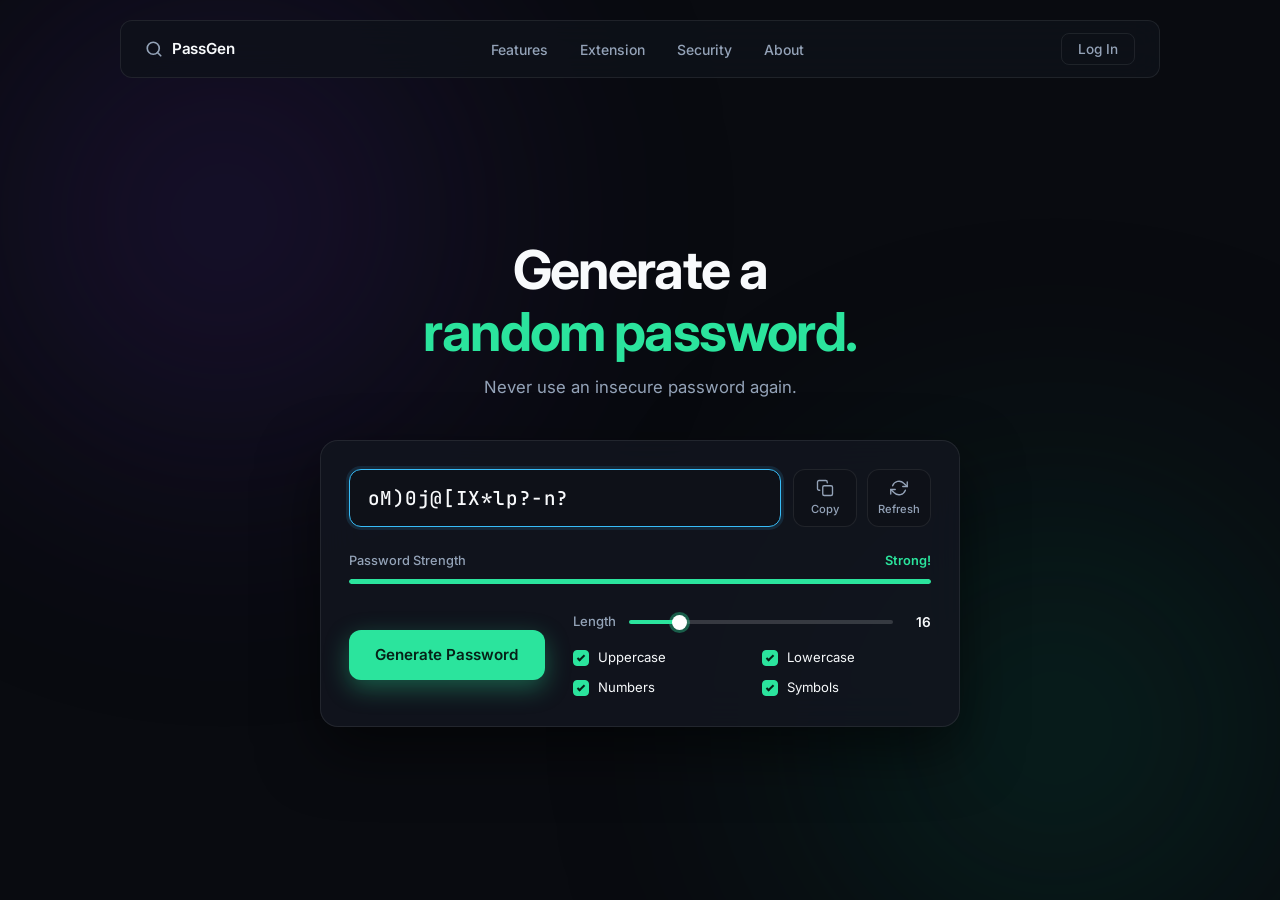
<file: index.html>
<!DOCTYPE html>
<html lang="en">
<head>
  <meta charset="UTF-8" />
  <meta name="viewport" content="width=device-width, initial-scale=1.0" />
  <meta name="description" content="PassGen - Generate cryptographically secure random passwords instantly." />
  <title>PassGen — Generate a Random Password</title>
  <link rel="preconnect" href="https://fonts.googleapis.com" />
  <link rel="preconnect" href="https://fonts.gstatic.com" crossorigin />
  <link href="https://fonts.googleapis.com/css2?family=Inter:wght@400;500;600;700&family=JetBrains+Mono:wght@500;600&display=swap" rel="stylesheet" />
  <link rel="stylesheet" href="style.css" />
</head>

<body>
  <div class="bg-glow bg-glow--purple" aria-hidden="true"></div>
  <div class="bg-glow bg-glow--green" aria-hidden="true"></div>

  <header class="site-header">
    <nav class="navbar" aria-label="Primary Navigation">
      <a href="#" class="brand">
        <svg class="brand__icon" width="18" height="18" viewBox="0 0 24 24" fill="none" stroke="currentColor" stroke-width="2.2" stroke-linecap="round" stroke-linejoin="round" aria-hidden="true">
          <circle cx="11" cy="11" r="8"></circle>
          <line x1="21" y1="21" x2="16.65" y2="16.65"></line>
        </svg>
        <span>PassGen</span>
      </a>

      <div class="nav-menu" id="navMenu">
        <ul class="nav-links">
          <li><a href="#features" data-modal-trigger="featuresModal">Features</a></li>
          <li><a href="#extension" data-modal-trigger="extensionModal">Extension</a></li>
          <li><a href="#security" data-modal-trigger="securityModal">Security</a></li>
          <li><a href="#about" data-modal-trigger="aboutModal">About</a></li>
        </ul>
      </div>

      <div class="nav-actions">
        <button type="button" class="btn-login" id="loginBtn">Log In</button>

        <button class="nav-toggle" id="navToggle" aria-label="Toggle navigation menu" aria-expanded="false" aria-controls="navMenu">
          <span></span>
          <span></span>
          <span></span>
        </button>
      </div>
    </nav>
  </header>

  <main class="main-container">
    <section class="hero" aria-labelledby="hero-title">
      <h1 id="hero-title" class="hero__title">
        Generate a <br />
        <span class="text-accent">random password.</span>
      </h1>
      <p class="hero__subtitle">Never use an insecure password again.</p>
    </section>

    <section class="generator-card" aria-label="Password Generator Controls">
      <div class="output-row">
        <div class="password-field-wrapper">
          <input
            type="text"
            id="passwordOutput"
            class="password-output"
            readonly
            aria-label="Generated Password"
            value=">nfJjy!dDvR&iaI"
          />
        </div>

        <div class="action-buttons">
          <button type="button" class="icon-btn" id="copyBtn" aria-label="Copy password to clipboard">
            <svg width="18" height="18" viewBox="0 0 24 24" fill="none" stroke="currentColor" stroke-width="1.8" stroke-linecap="round" stroke-linejoin="round" aria-hidden="true">
              <rect x="9" y="9" width="13" height="13" rx="2" ry="2"></rect>
              <path d="M5 15H4a2 2 0 0 1-2-2V4a2 2 0 0 1 2-2h9a2 2 0 0 1 2 2v1"></path>
            </svg>
            <span id="copyLabel">Copy</span>
          </button>

          <button type="button" class="icon-btn" id="refreshBtn" aria-label="Generate a new password">
            <svg width="18" height="18" viewBox="0 0 24 24" fill="none" stroke="currentColor" stroke-width="1.8" stroke-linecap="round" stroke-linejoin="round" aria-hidden="true">
              <polyline points="23 4 23 10 17 10"></polyline>
              <polyline points="1 20 1 14 7 14"></polyline>
              <path d="M3.51 9a9 9 0 0 1 14.85-3.36L23 10M1 14l4.64 4.36A9 9 0 0 0 20.49 15"></path>
            </svg>
            <span>Refresh</span>
          </button>
        </div>
      </div>

      <div class="strength-section">
        <div class="strength-header">
          <span class="strength-label">Password Strength</span>
          <span class="strength-status" id="strengthText" aria-live="polite">Strong!</span>
        </div>
        <div class="strength-track" role="progressbar" aria-valuemin="0" aria-valuemax="100" aria-valuenow="100" id="strengthBarContainer">
          <div class="strength-fill" id="strengthFill"></div>
        </div>
      </div>

      <div class="controls-row">
        <button type="button" class="btn-generate" id="generateBtn">
          Generate Password
        </button>

        <div class="settings-panel">
          <div class="length-control">
            <label for="lengthSlider" class="length-label">Length</label>
            <input
              type="range"
              id="lengthSlider"
              class="range-slider"
              min="6"
              max="64"
              value="16"
            />
            <span class="length-value" id="lengthValue">16</span>
          </div>

          <div class="checkbox-grid">
            <label class="custom-checkbox">
              <input type="checkbox" id="includeUppercase" checked />
              <span class="checkmark"></span>
              <span>Uppercase</span>
            </label>

            <label class="custom-checkbox">
              <input type="checkbox" id="includeLowercase" checked />
              <span class="checkmark"></span>
              <span>Lowercase</span>
            </label>

            <label class="custom-checkbox">
              <input type="checkbox" id="includeNumbers" checked />
              <span class="checkmark"></span>
              <span>Numbers</span>
            </label>

            <label class="custom-checkbox">
              <input type="checkbox" id="includeSymbols" checked />
              <span class="checkmark"></span>
              <span>Symbols</span>
            </label>
          </div>
        </div>
      </div>
    </section>
  </main>

  <div class="toast" id="toast" role="status" aria-live="polite">Password copied to clipboard!</div>

  <dialog class="modal" id="infoModal">
    <div class="modal__content">
      <div class="modal__header">
        <h2 id="modalTitle">Information</h2>
        <button type="button" class="modal__close" id="closeModalBtn" aria-label="Close modal">&times;</button>
      </div>
      <div class="modal__body" id="modalBody"></div>
    </div>
  </dialog>

  <script src="script.js"></script>
</body>
</html>
</file>
<file: style.css>
:root {
  --bg-primary: #090b10;
  --bg-card: rgba(18, 22, 31, 0.85);
  --bg-surface: #0e1118;
  --bg-surface-hover: #171c26;

  --border-subtle: rgba(255, 255, 255, 0.08);
  --border-focus: #38bdf8;

  --text-primary: #f8fafc;
  --text-secondary: #94a3b8;
  --text-muted: #64748b;

  --accent-emerald: #2be49d;
  --accent-emerald-hover: #22c587;
  --accent-emerald-glow: rgba(43, 228, 157, 0.35);

  --status-weak: #ef4444;
  --status-medium: #f59e0b;
  --status-strong: #2be49d;

  --font-sans: 'Inter', -apple-system, BlinkMacSystemFont, sans-serif;
  --font-mono: 'JetBrains Mono', monospace;

  --radius-sm: 8px;
  --radius-md: 12px;
  --radius-lg: 18px;
  --transition-fast: 180ms cubic-bezier(0.4, 0, 0.2, 1);
}

*,
*::before,
*::after {
  box-sizing: border-box;
  margin: 0;
  padding: 0;
}

html {
  font-size: 16px;
  scroll-behavior: smooth;
}

body {
  min-height: 100vh;
  background-color: var(--bg-primary);
  color: var(--text-primary);
  font-family: var(--font-sans);
  line-height: 1.5;
  overflow-x: hidden;
  position: relative;
  display: flex;
  flex-direction: column;
}

.bg-glow {
  position: fixed;
  width: 55vw;
  height: 55vw;
  max-width: 750px;
  max-height: 750px;
  border-radius: 50%;
  filter: blur(130px);
  pointer-events: none;
  z-index: -1;
  opacity: 0.45;
}

.bg-glow--purple {
  top: -15%;
  left: -10%;
  background: radial-gradient(circle, #3b1d6e 0%, transparent 70%);
}

.bg-glow--green {
  bottom: -20%;
  right: -10%;
  background: radial-gradient(circle, #064e3b 0%, transparent 70%);
}

.site-header {
  width: 100%;
  padding: 1.25rem 1.5rem;
  display: flex;
  justify-content: center;
}

.navbar {
  width: 100%;
  max-width: 1040px;
  background: rgba(15, 19, 26, 0.78);
  backdrop-filter: blur(16px);
  -webkit-backdrop-filter: blur(16px);
  border: 1px solid var(--border-subtle);
  border-radius: var(--radius-md);
  padding: 0.75rem 1.5rem;
  display: flex;
  align-items: center;
  justify-content: space-between;
  position: relative;
}

.brand {
  display: inline-flex;
  align-items: center;
  gap: 0.55rem;
  color: var(--text-primary);
  text-decoration: none;
  font-weight: 600;
  font-size: 0.95rem;
  letter-spacing: -0.01em;
}

.brand__icon {
  color: var(--text-secondary);
}

.nav-menu {
  display: flex;
  align-items: center;
  justify-content: center;
  flex: 1;
}

.nav-links {
  display: flex;
  align-items: center;
  gap: 2rem;
  list-style: none;
  margin: 0 auto;
}

.nav-links a {
  color: var(--text-secondary);
  text-decoration: none;
  font-size: 0.875rem;
  font-weight: 500;
  transition: color var(--transition-fast);
}

.nav-links a:hover {
  color: var(--text-primary);
}

.nav-actions {
  display: flex;
  align-items: center;
  gap: 0.75rem;
}

.btn-login {
  background: transparent;
  color: var(--text-secondary);
  border: 1px solid var(--border-subtle);
  border-radius: var(--radius-sm);
  padding: 0.45rem 1rem;
  font-family: inherit;
  font-size: 0.85rem;
  font-weight: 500;
  cursor: pointer;
  transition: all var(--transition-fast);
}

.btn-login:hover {
  color: var(--text-primary);
  border-color: rgba(255, 255, 255, 0.25);
  background: rgba(255, 255, 255, 0.04);
}

.nav-toggle {
  display: none;
  flex-direction: column;
  gap: 5px;
  background: transparent;
  border: none;
  cursor: pointer;
  padding: 0.25rem;
}

.nav-toggle span {
  display: block;
  width: 22px;
  height: 2px;
  background: var(--text-primary);
  border-radius: 2px;
  transition: transform var(--transition-fast);
}

.main-container {
  flex: 1;
  display: flex;
  flex-direction: column;
  align-items: center;
  justify-content: center;
  padding: 2rem 1.25rem 4rem;
}

.hero {
  text-align: center;
  margin-bottom: 2.5rem;
}

.hero__title {
  font-size: clamp(2.15rem, 5vw, 3.35rem);
  font-weight: 700;
  line-height: 1.15;
  letter-spacing: -0.03em;
  margin-bottom: 0.75rem;
}

.text-accent {
  color: var(--accent-emerald);
}

.hero__subtitle {
  color: var(--text-secondary);
  font-size: clamp(0.95rem, 2vw, 1.05rem);
}

.generator-card {
  width: 100%;
  max-width: 640px;
  background: var(--bg-card);
  backdrop-filter: blur(20px);
  -webkit-backdrop-filter: blur(20px);
  border: 1px solid var(--border-subtle);
  border-radius: var(--radius-lg);
  padding: 1.75rem;
  box-shadow: 0 24px 60px rgba(0, 0, 0, 0.55);
}

.output-row {
  display: flex;
  align-items: stretch;
  gap: 0.75rem;
  margin-bottom: 1.5rem;
}

.password-field-wrapper {
  flex: 1;
  min-width: 0;
}

.password-output {
  width: 100%;
  height: 100%;
  min-height: 58px;
  background: var(--bg-surface);
  border: 1.5px solid var(--border-focus);
  border-radius: var(--radius-md);
  padding: 0 1.1rem;
  color: var(--text-primary);
  font-family: var(--font-mono);
  font-size: clamp(1rem, 2.5vw, 1.2rem);
  font-weight: 500;
  letter-spacing: 0.03em;
  outline: none;
  box-shadow: 0 0 0 3px rgba(56, 189, 248, 0.12);
}

.action-buttons {
  display: flex;
  gap: 0.65rem;
}

.icon-btn {
  width: 64px;
  min-height: 58px;
  background: var(--bg-surface);
  border: 1px solid var(--border-subtle);
  border-radius: var(--radius-md);
  color: var(--text-secondary);
  display: flex;
  flex-direction: column;
  align-items: center;
  justify-content: center;
  gap: 0.3rem;
  font-family: inherit;
  font-size: 0.7rem;
  font-weight: 500;
  cursor: pointer;
  transition: all var(--transition-fast);
}

.icon-btn:hover {
  background: var(--bg-surface-hover);
  color: var(--text-primary);
  border-color: rgba(255, 255, 255, 0.2);
}

.icon-btn:active {
  transform: scale(0.96);
}

.icon-btn.is-copied {
  border-color: var(--accent-emerald);
  color: var(--accent-emerald);
}

.strength-section {
  margin-bottom: 1.75rem;
}

.strength-header {
  display: flex;
  justify-content: space-between;
  align-items: center;
  font-size: 0.8rem;
  margin-bottom: 0.55rem;
}

.strength-label {
  color: var(--text-secondary);
  font-weight: 500;
}

.strength-status {
  color: var(--status-strong);
  font-weight: 600;
}

.strength-track {
  width: 100%;
  height: 5px;
  background: rgba(255, 255, 255, 0.08);
  border-radius: 999px;
  overflow: hidden;
}

.strength-fill {
  height: 100%;
  width: 100%;
  background: var(--status-strong);
  border-radius: 999px;
  transition: width 300ms ease, background-color 300ms ease;
}

.controls-row {
  display: flex;
  align-items: center;
  justify-content: space-between;
  gap: 1.75rem;
}

.btn-generate {
  background: var(--accent-emerald);
  color: #062117;
  border: none;
  border-radius: var(--radius-md);
  padding: 0.95rem 1.65rem;
  font-family: inherit;
  font-size: 0.95rem;
  font-weight: 600;
  cursor: pointer;
  white-space: nowrap;
  box-shadow: 0 8px 24px var(--accent-emerald-glow);
  transition: all var(--transition-fast);
}

.btn-generate:hover {
  background: var(--accent-emerald-hover);
  transform: translateY(-1px);
  box-shadow: 0 10px 28px rgba(43, 228, 157, 0.45);
}

.btn-generate:active {
  transform: translateY(0);
}

.settings-panel {
  flex: 1;
  display: flex;
  flex-direction: column;
  gap: 1rem;
}

.length-control {
  display: flex;
  align-items: center;
  gap: 0.85rem;
}

.length-label {
  font-size: 0.82rem;
  color: var(--text-secondary);
  font-weight: 500;
}

.range-slider {
  -webkit-appearance: none;
  appearance: none;
  flex: 1;
  height: 4px;
  background: rgba(255, 255, 255, 0.16);
  border-radius: 999px;
  outline: none;
  cursor: pointer;
}

.range-slider::-webkit-slider-thumb {
  -webkit-appearance: none;
  appearance: none;
  width: 15px;
  height: 15px;
  border-radius: 50%;
  background: #ffffff;
  cursor: pointer;
  box-shadow: 0 0 0 3px rgba(43, 228, 157, 0.35);
  transition: transform var(--transition-fast);
}

.range-slider::-webkit-slider-thumb:hover {
  transform: scale(1.15);
}

.range-slider::-moz-range-thumb {
  width: 15px;
  height: 15px;
  border: none;
  border-radius: 50%;
  background: #ffffff;
  cursor: pointer;
}

.length-value {
  font-size: 0.85rem;
  font-weight: 600;
  color: var(--text-primary);
  min-width: 1.5rem;
  text-align: right;
}

.checkbox-grid {
  display: grid;
  grid-template-columns: repeat(2, 1fr);
  gap: 0.65rem 1.25rem;
}

.custom-checkbox {
  display: inline-flex;
  align-items: center;
  gap: 0.55rem;
  font-size: 0.82rem;
  color: var(--text-secondary);
  cursor: pointer;
  user-select: none;
  transition: color var(--transition-fast);
}

.custom-checkbox:hover {
  color: var(--text-primary);
}

.custom-checkbox input {
  position: absolute;
  opacity: 0;
  width: 0;
  height: 0;
}

.checkmark {
  width: 16px;
  height: 16px;
  border-radius: 4px;
  border: 1.5px solid var(--text-muted);
  background: transparent;
  display: inline-flex;
  align-items: center;
  justify-content: center;
  transition: all var(--transition-fast);
  flex-shrink: 0;
}

.custom-checkbox input:checked + .checkmark {
  background: var(--accent-emerald);
  border-color: var(--accent-emerald);
}

.custom-checkbox input:checked + .checkmark::after {
  content: "";
  width: 4px;
  height: 8px;
  border: solid #062117;
  border-width: 0 2px 2px 0;
  transform: rotate(45deg) translate(-0.5px, -0.5px);
}

.custom-checkbox input:checked ~ span:last-child {
  color: var(--text-primary);
}

.toast {
  position: fixed;
  bottom: 1.75rem;
  left: 50%;
  transform: translateX(-50%) translateY(100px);
  background: #141923;
  color: var(--text-primary);
  border: 1px solid var(--accent-emerald);
  padding: 0.7rem 1.25rem;
  border-radius: 999px;
  font-size: 0.85rem;
  font-weight: 500;
  box-shadow: 0 12px 30px rgba(0, 0, 0, 0.5);
  opacity: 0;
  pointer-events: none;
  transition: all 260ms cubic-bezier(0.22, 1, 0.36, 1);
  z-index: 50;
}

.toast.show {
  opacity: 1;
  transform: translateX(-50%) translateY(0);
}

.modal {
  margin: auto;
  background: #11151f;
  color: var(--text-primary);
  border: 1px solid var(--border-subtle);
  border-radius: var(--radius-lg);
  padding: 0;
  max-width: 460px;
  width: calc(100% - 2rem);
  box-shadow: 0 25px 60px rgba(0, 0, 0, 0.75);
}

.modal::backdrop {
  background: rgba(5, 7, 12, 0.75);
  backdrop-filter: blur(6px);
}

.modal__content {
  padding: 1.5rem;
}

.modal__header {
  display: flex;
  justify-content: space-between;
  align-items: center;
  margin-bottom: 1rem;
}

.modal__header h2 {
  font-size: 1.15rem;
  font-weight: 600;
}

.modal__close {
  background: transparent;
  border: none;
  color: var(--text-secondary);
  font-size: 1.5rem;
  line-height: 1;
  cursor: pointer;
}

.modal__close:hover {
  color: var(--text-primary);
}

.modal__body {
  color: var(--text-secondary);
  font-size: 0.9rem;
  line-height: 1.6;
}

.modal__form {
  display: flex;
  flex-direction: column;
  gap: 0.85rem;
  margin-top: 0.5rem;
}

.modal__input {
  width: 100%;
  background: var(--bg-surface);
  border: 1px solid var(--border-subtle);
  border-radius: var(--radius-sm);
  padding: 0.65rem 0.85rem;
  color: var(--text-primary);
  font-family: inherit;
  font-size: 0.9rem;
}

.modal__input:focus {
  outline: none;
  border-color: var(--accent-emerald);
}

@media (max-width: 768px) {
  .nav-toggle {
    display: flex;
  }

  .nav-menu {
    display: none;
    position: absolute;
    top: calc(100% + 0.65rem);
    left: 0;
    right: 0;
    margin-left: 0;
    background: #10141e;
    border: 1px solid var(--border-subtle);
    border-radius: var(--radius-md);
    padding: 1.25rem;
    flex-direction: column;
    gap: 1.25rem;
    z-index: 30;
    box-shadow: 0 20px 40px rgba(0, 0, 0, 0.6);
  }

  .nav-menu.is-open {
    display: flex;
  }

  .nav-links {
    flex-direction: column;
    gap: 1rem;
    width: 100%;
    text-align: center;
  }
}

@media (max-width: 600px) {
  .site-header {
    padding: 1rem;
  }

  .generator-card {
    padding: 1.25rem;
  }

  .output-row {
    flex-direction: column;
  }

  .action-buttons {
    display: grid;
    grid-template-columns: 1fr 1fr;
  }

  .icon-btn {
    width: 100%;
    min-height: 46px;
    flex-direction: row;
    gap: 0.45rem;
    font-size: 0.8rem;
  }

  .controls-row {
    flex-direction: column-reverse;
    align-items: stretch;
    gap: 1.35rem;
  }

  .btn-generate {
    width: 100%;
    text-align: center;
  }
}
</file>
